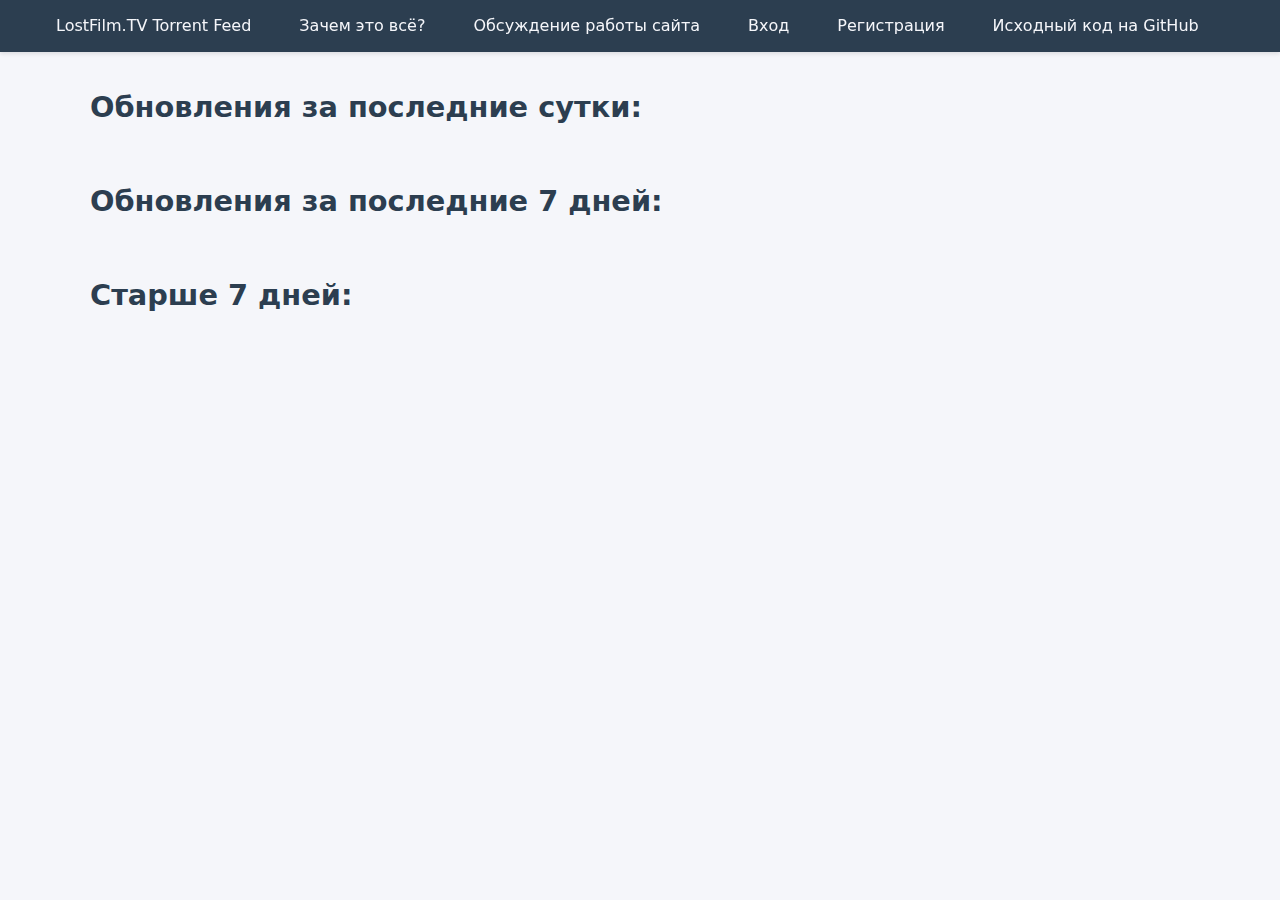
<file: LostFilmMonitoring.Web/index.html>
<!DOCTYPE html>
<html lang="ru">
    <head>
        <meta charset="UTF-8">
        <meta name="viewport" content="width=device-width, initial-scale=1.0">
        <title>LostFilm.tv RSS | Home</title>
        <meta name="description" content="Ваш персональный RSS для torrent клинета с сайта lostfilm.tv">
        <meta name="keywords" content="lostfilm, rss, torrent">
        <link rel="stylesheet" href="style.css" type="text/css" media="all">
        <link rel="icon" type="image/x-icon" href="favicon.ico">
        <link rel="stylesheet" href="https://cdnjs.cloudflare.com/ajax/libs/font-awesome/6.5.1/css/all.min.css">
    </head>
    <body>
        <header class="top-bar">
            <nav class="menu">
                <a href="index.html" class="brand">LostFilm.TV Torrent Feed</a>
                <a href="about.html">Зачем это всё?</a>
                <a href="https://github.com/lAnubisl/LostFilmTorrentsFeed/discussions" target="_blank" class="highlight">Обсуждение работы сайта</a>
                <a href="mysubscription.html" id="my-subscription-link">Моя подписка</a>
                <a href="signin.html" id="sign-in-link">Вход</a>
                <a href="register.html" id="sign-up-link">Регистрация</a>        
                <a href="https://github.com/lAnubisl/LostFilmTorrentsFeed">Исходный код на GitHub</a>
            </nav>
        </header>
        <a href="javascript:saveChanges()" id="fixed-save-changes-link" class="fixed-save-button" title="Сохранить изменения"><i class="fas fa-save"></i></a>
        <div class="selection-counters">
            <div id="counter-sd" class="counter-display" title="SD Count"><span>SD</span><span class="counter-value">0</span></div>
            <div id="counter-1080" class="counter-display" title="1080 Count"><span>1080</span><span class="counter-value">0</span></div>
            <div id="counter-mp4" class="counter-display" title="MP4 Count"><span>MP4</span><span class="counter-value">0</span></div>
        </div>
        <main class="content">
            <section class="series-group">
                <h2 class="series-group-title">Обновления за последние сутки:</h2>
                <div id="series-group-items-24-hours"></div>
            </section>
            <section class="series-group">
                <h2 class="series-group-title">Обновления за последние 7 дней:</h2>
                <div id="series-group-items-7-days"></div>
            </section>
            <section class="series-group">
                <h2 class="series-group-title">Старше 7 дней:</h2>
                <div id="series-group-items-older"></div>
            </section>
        </main>
        <script type="text/javascript" src="config.js"></script>
        <script type="text/javascript" src="script.js"></script>
        <script>
            document.addEventListener('DOMContentLoaded', function() {
                initMenu();
                loadItems();
            });
        </script>
    </body>
</html>
</file>
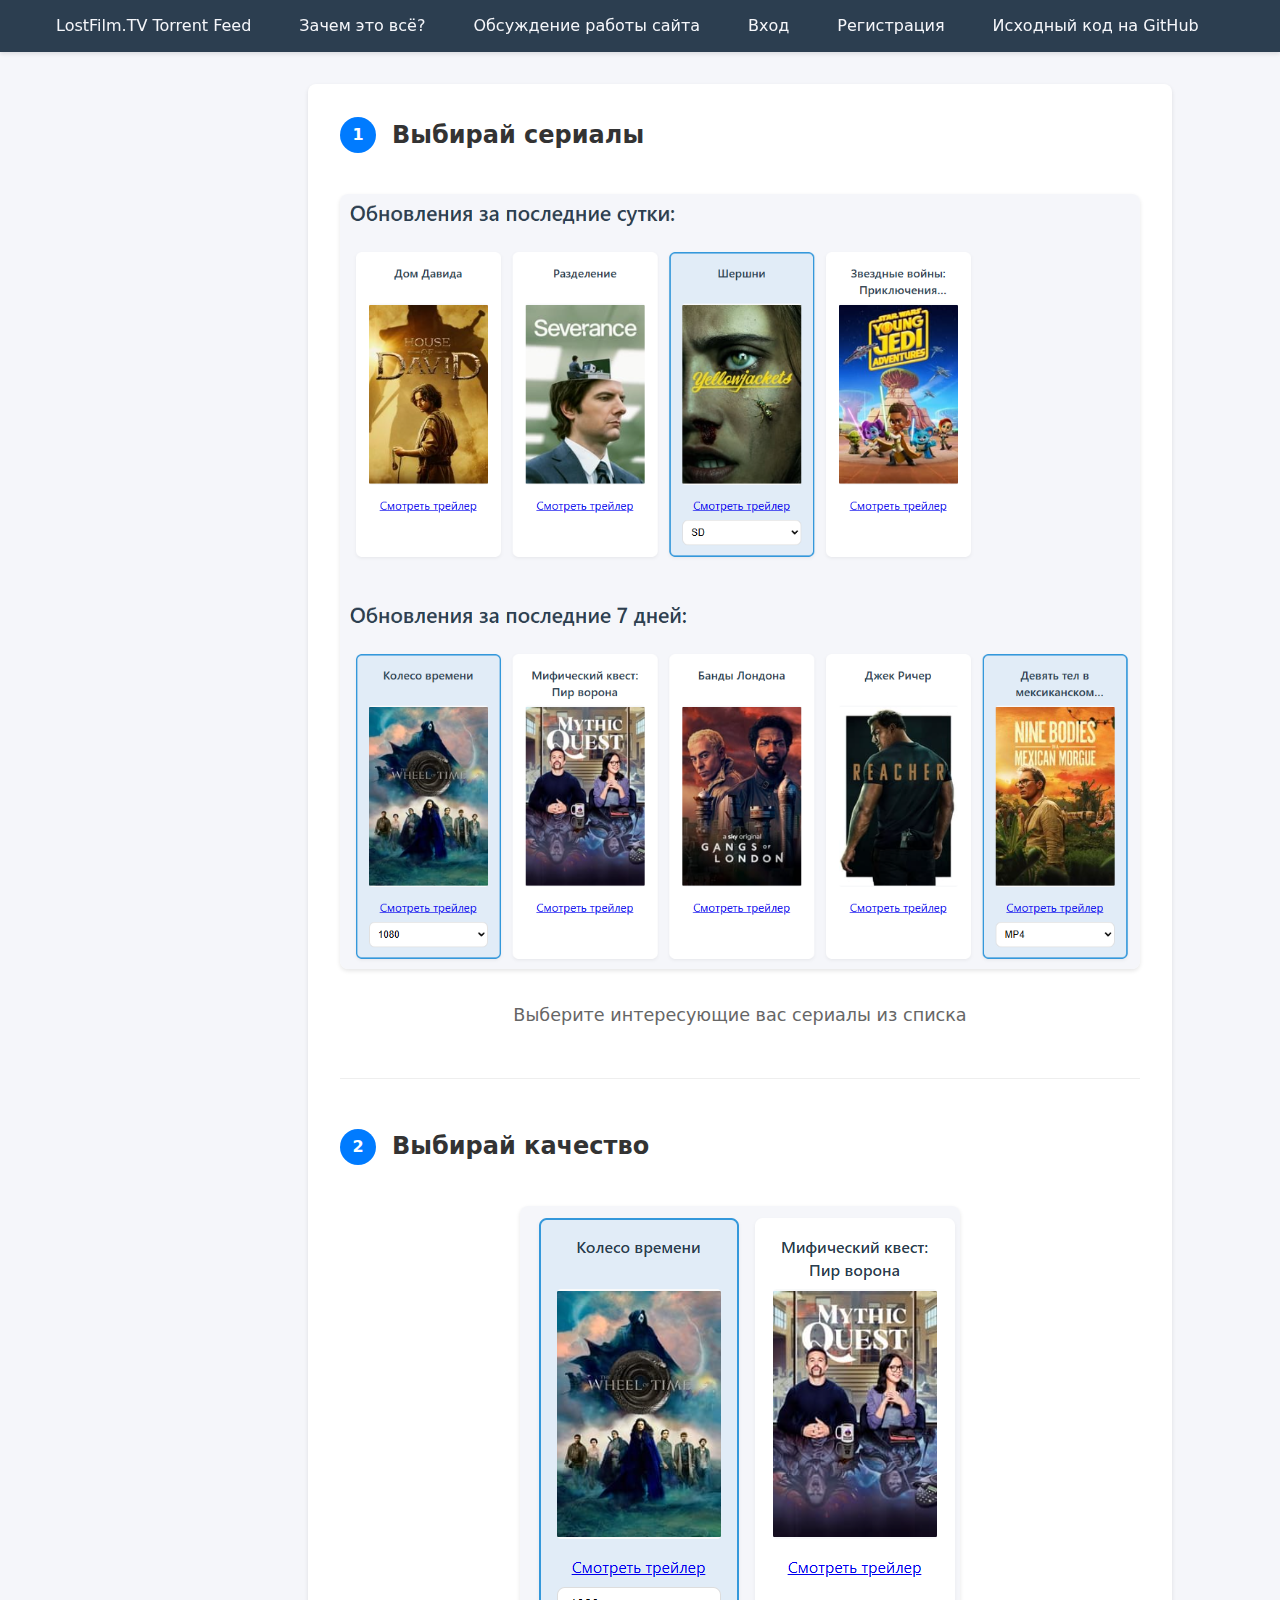
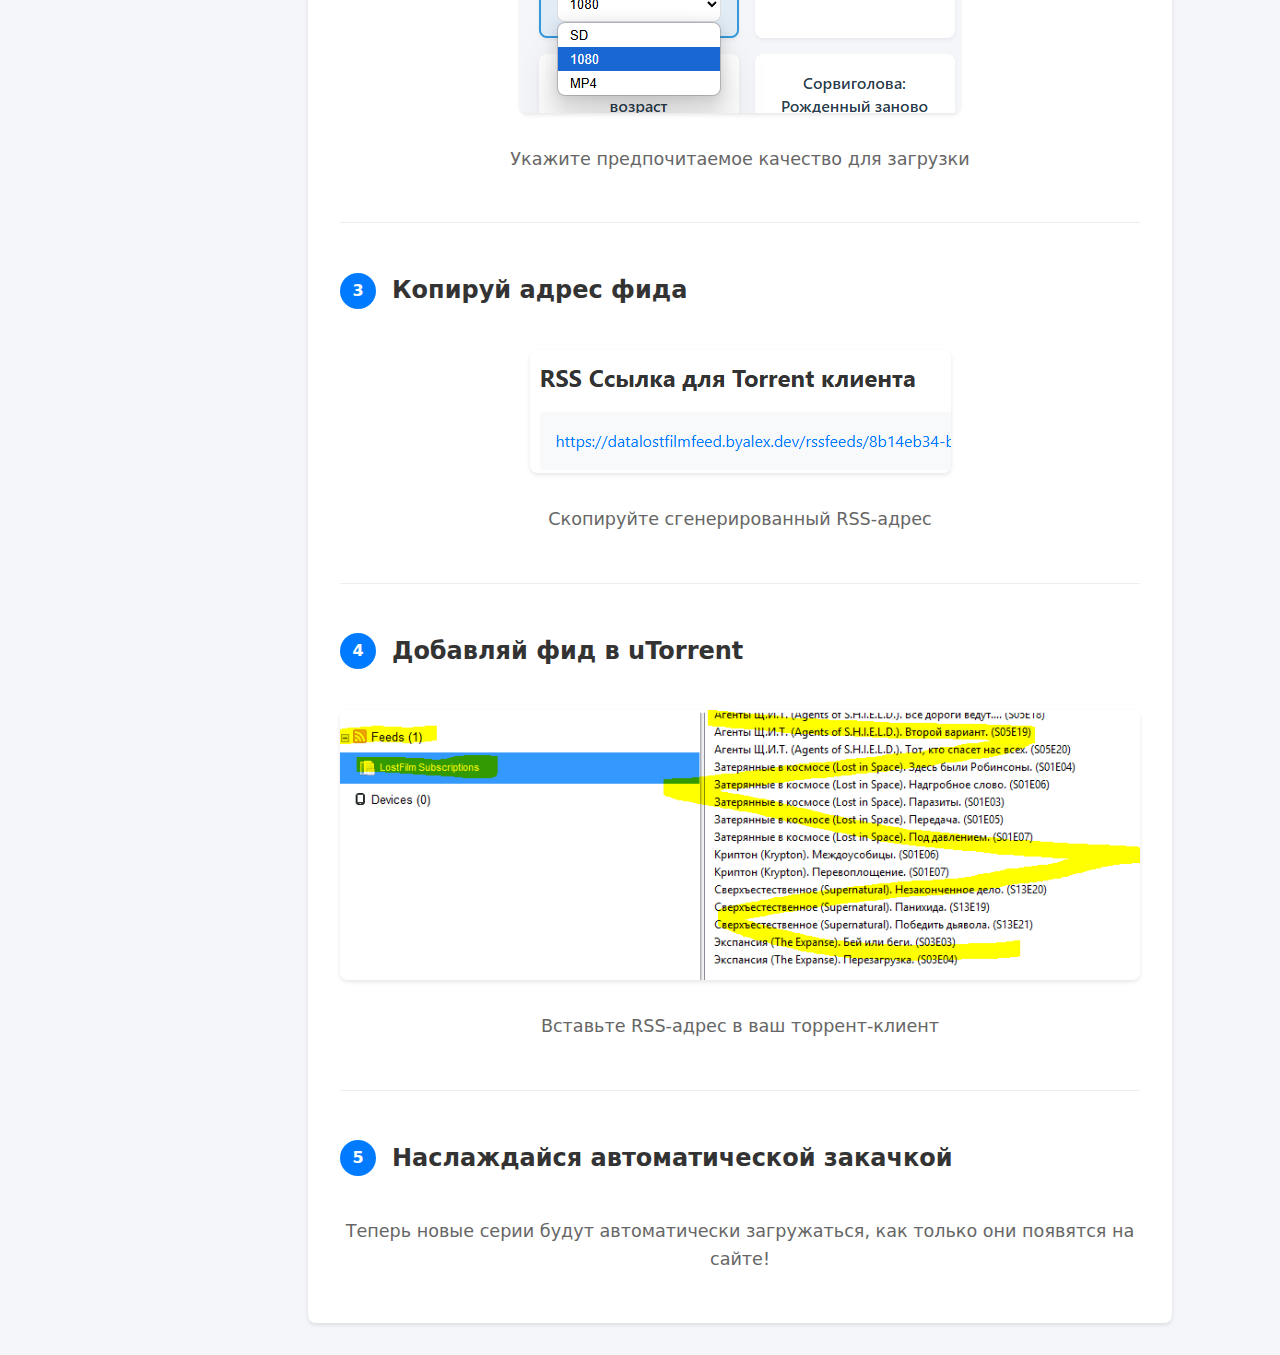
<file: LostFilmMonitoring.Web/about.html>
<!DOCTYPE html>
<html lang="ru">
    <head>
        <meta charset="UTF-8">
        <meta name="viewport" content="width=device-width, initial-scale=1.0">
		<title>LostFilm.tv RSS | About</title>
		<meta name="description" content="Ваш персональный RSS для torrent клинета с сайта lostfilm.tv">
  		<meta name="keywords" content="lostfilm, rss, torrent">
        <meta name="viewport" content="width=device-width, initial-scale=1.0">
        <link rel="stylesheet" href="style.css" type="text/css" media="all">
    </head>
    <body>
        <div class="top-bar">
            <div class="menu">
                <a href="index.html">LostFilm.TV Torrent Feed</a>
                <a href="about.html">Зачем это всё?</a>
                <a href="https://github.com/lAnubisl/LostFilmTorrentsFeed/discussions" target="_blank">Обсуждение работы сайта</a>
                <a href="mysubscription.html" id="my-subscription-link">Моя подписка</a>
                <a href="signin.html" id="sign-in-link">Вход</a>
                <a href="register.html" id="sign-up-link">Регистрация</a>        
                <a href="https://github.com/lAnubisl/LostFilmTorrentsFeed">Исходный код на GitHub</a>
            </div>
        </div>
        <div class="content">
            <div class="about-container">
                <div class="step">
                    <div class="step-title">
                        <div class="step-number">1</div>
                        <h2 class="step-heading">Выбирай сериалы</h2>
                    </div>
                    <div class="step-content">
                        <img src="images/f0.png" alt="Выбор сериалов" class="step-image">
                        <p class="step-description">Выберите интересующие вас сериалы из списка</p>
                    </div>
                </div>

                <div class="step">
                    <div class="step-title">
                        <div class="step-number">2</div>
                        <h2 class="step-heading">Выбирай качество</h2>
                    </div>
                    <div class="step-content">
                        <img src="images/f1.png" alt="Выбор качества" class="step-image">
                        <p class="step-description">Укажите предпочитаемое качество для загрузки</p>
                    </div>
                </div>

                <div class="step">
                    <div class="step-title">
                        <div class="step-number">3</div>
                        <h2 class="step-heading">Копируй адрес фида</h2>
                    </div>
                    <div class="step-content">
                        <img src="images/f2.png" alt="Копирование адреса фида" class="step-image">
                        <p class="step-description">Скопируйте сгенерированный RSS-адрес</p>
                    </div>
                </div>

                <div class="step">
                    <div class="step-title">
                        <div class="step-number">4</div>
                        <h2 class="step-heading">Добавляй фид в uTorrent</h2>
                    </div>
                    <div class="step-content">
                        <img src="images/f3.png" alt="Добавление в uTorrent" class="step-image">
                        <p class="step-description">Вставьте RSS-адрес в ваш торрент-клиент</p>
                    </div>
                </div>

                <div class="step">
                    <div class="step-title">
                        <div class="step-number">5</div>
                        <h2 class="step-heading">Наслаждайся автоматической закачкой</h2>
                    </div>
                    <div class="step-content">
                        <p class="step-description">Теперь новые серии будут автоматически загружаться, как только они появятся на сайте!</p>
                    </div>
                </div>
            </div>
        </div>

        <script type="text/javascript" src="config.js"></script>
        <script type="text/javascript" src="script.js"></script>
        <script>
            document.addEventListener('DOMContentLoaded', function() {
                initMenu();
            });
        </script>
    </body>
</html>
</file>
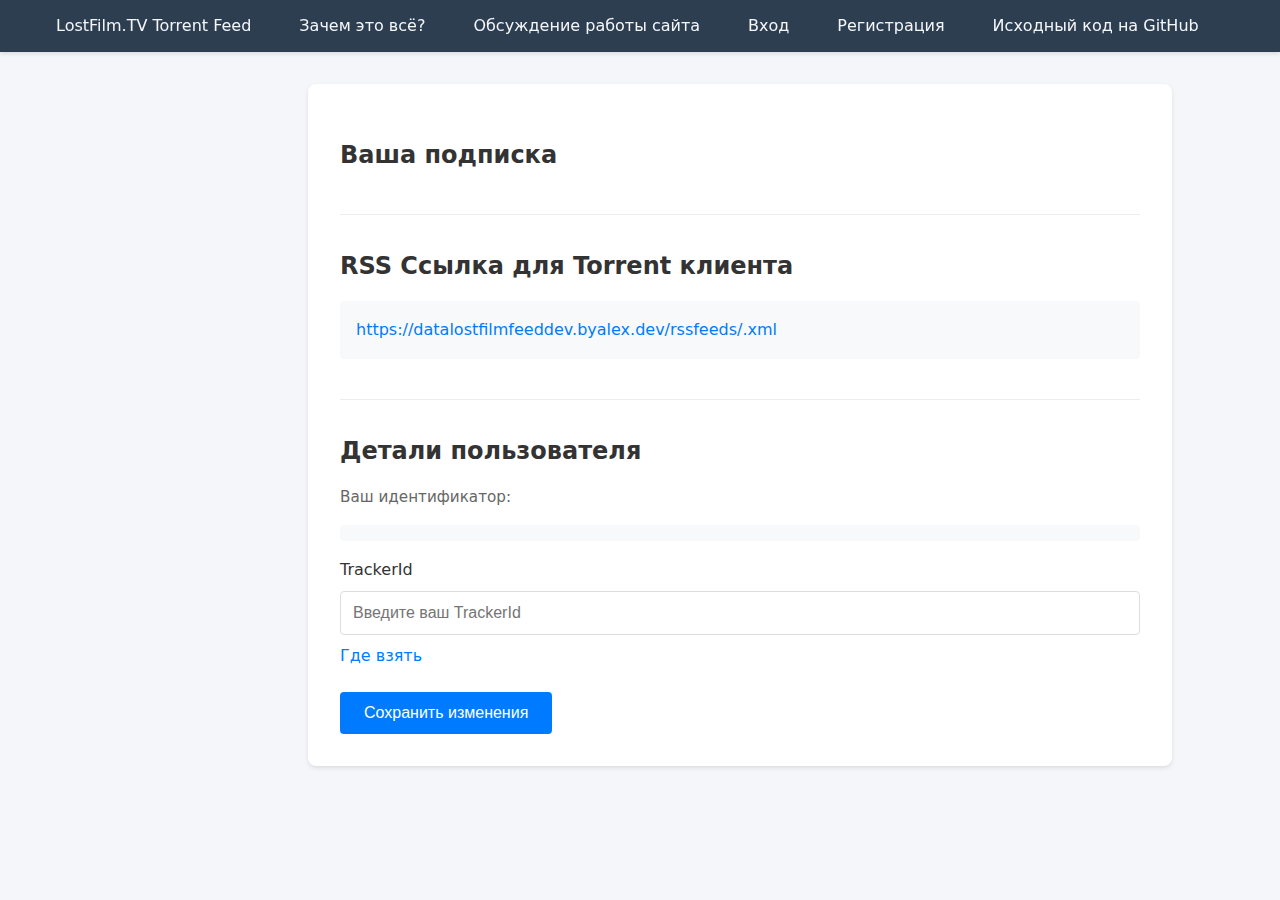
<file: LostFilmMonitoring.Web/mysubscription.html>
<!DOCTYPE html>
<html lang="ru">
    <head>
        <meta charset="UTF-8">
        <meta name="viewport" content="width=device-width, initial-scale=1.0">
		<title>LostFilm.tv RSS | My Subscription</title>
		<meta name="description" content="Ваш персональный RSS для torrent клинета с сайта lostfilm.tv">
  		<meta name="keywords" content="lostfilm, rss, torrent">
        <link rel="stylesheet" href="style.css" type="text/css" media="all">
        <link rel="icon" type="image/x-icon" href="favicon.ico">
    </head>
    <body>
        <div class="top-bar">
            <div class="menu">
                <a href="index.html">LostFilm.TV Torrent Feed</a>
                <a href="about.html">Зачем это всё?</a>
                <a href="https://github.com/lAnubisl/LostFilmTorrentsFeed/discussions" target="_blank">Обсуждение работы сайта</a>
                <a href="mysubscription.html" id="my-subscription-link">Моя подписка</a>
                <a href="signin.html" id="sign-in-link">Вход</a>
                <a href="register.html" id="sign-up-link">Регистрация</a>        
                <a href="https://github.com/lAnubisl/LostFilmTorrentsFeed">Исходный код на GitHub</a>
            </div>
        </div>
        <div class="content">      
            <div class="subscription-container">
                <div class="section">
                    <h2 class="section-title">Ваша подписка</h2>
                    <div id="rssItems"></div>
                </div>

                <div class="section">
                    <h2 class="section-title">RSS Ссылка для Torrent клиента</h2>
                    <a target="_blank" id="rssLink" class="rss-link"></a>
                </div>

                <div class="section">
                    <h2 class="section-title">Детали пользователя</h2>
                    <div class="info-text">Ваш идентификатор:</div>
                    <span id="userIdSpan"></span>
                    
                    <div class="form-group">
                        <label for="TrackerId">TrackerId</label>
                        <input id="TrackerId" name="TrackerId" type="text" placeholder="Введите ваш TrackerId">
                        <a href="trackerId.html" target="_blank" class="tracker-help">Где взять</a>
                    </div>
                    <button class="save-btn" onclick="register()">Сохранить изменения</button>
                </div>
            </div>
        </div>

        <script type="text/javascript" src="config.js"></script>
        <script type="text/javascript" src="script.js"></script>
        <script>
            document.addEventListener('DOMContentLoaded', function() {
                initMenu();
                initMySubscriptionPage();
            });
        </script>
    </body>
</html>
</file>
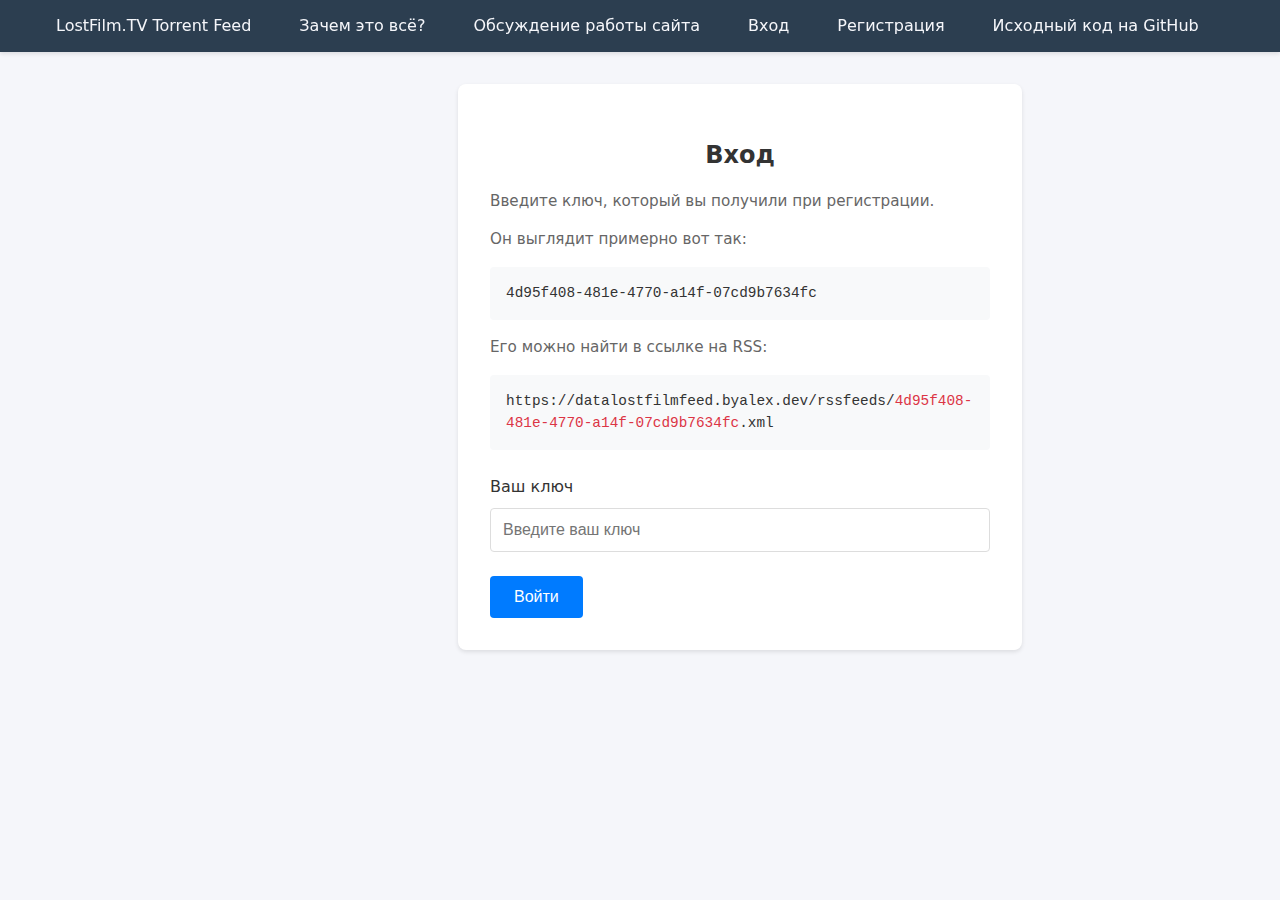
<file: LostFilmMonitoring.Web/signin.html>
<!DOCTYPE html>
<html lang="ru">
    <head>
        <meta charset="UTF-8">
        <meta name="viewport" content="width=device-width, initial-scale=1.0">
		<title>LostFilm.tv RSS | SignIn</title>
		<meta name="description" content="Ваш персональный RSS для torrent клинета с сайта lostfilm.tv">
  		<meta name="keywords" content="lostfilm, rss, torrent">
        <link rel="stylesheet" href="style.css" type="text/css" media="all">
        <link rel="icon" type="image/x-icon" href="favicon.ico">
    </head>
    <body>
        <div class="top-bar">
            <div class="menu">
                <a href="index.html">LostFilm.TV Torrent Feed</a>
                <a href="about.html">Зачем это всё?</a>
                <a href="https://github.com/lAnubisl/LostFilmTorrentsFeed/discussions" target="_blank">Обсуждение работы сайта</a>
                <a href="mysubscription.html" id="my-subscription-link">Моя подписка</a>
                <a href="signin.html" id="sign-in-link">Вход</a>
                <a href="register.html" id="sign-up-link">Регистрация</a>        
                <a href="https://github.com/lAnubisl/LostFilmTorrentsFeed">Исходный код на GitHub</a>
            </div>
        </div>
        <div class="content">
            <div class="signin-container">
                <h2 class="page-title">Вход</h2>
                <div class="help-text">
                    <p>Введите ключ, который вы получили при регистрации.</p>
                    <p>Он выглядит примерно вот так:</p>
                    <div class="key-example">4d95f408-481e-4770-a14f-07cd9b7634fc</div>
                    <p>Его можно найти в ссылке на RSS:</p>
                    <div class="key-example">
                        https://datalostfilmfeed.byalex.dev/rssfeeds/<span class="highlight">4d95f408-481e-4770-a14f-07cd9b7634fc</span>.xml
                    </div>
                </div>
                <div class="form-group">
                    <label for="userId">Ваш ключ</label>
                    <input id="userId" type="text" placeholder="Введите ваш ключ">
                </div>
                <button class="signin-btn" onclick="signIn()">Войти</button>
            </div>
        </div>
        <script type="text/javascript" src="config.js"></script>
        <script type="text/javascript" src="script.js"></script>
        <script>
            document.addEventListener('DOMContentLoaded', function() {
                initMenu();
            });
        </script>
    </body>
</html>
</file>
<file: LostFilmMonitoring.Web/style.css>
:root {
    --primary-color: #2c3e50;
    --secondary-color: #3498db;
    --accent-color: #edff00;
    --text-color: #2c3e50;
    --light-text: #f5f6fa;
    --background-color: #f5f6fa;
    --card-background: #ffffff;
    --border-radius: 8px;
    --transition-speed: 0.3s;
}

body {
    font-family: 'Segoe UI', system-ui, -apple-system, sans-serif;
    margin: 0;
    padding: 0;
    background-color: var(--background-color);
    color: var(--text-color);
    line-height: 1.6;
}

.top-bar {
    background-color: var(--primary-color);
    color: var(--light-text);
    padding: 5px 0;
    box-shadow: 0 2px 4px rgba(0,0,0,0.1);
    position: sticky;
    top: 0;
    z-index: 1000;
}

.menu {
    max-width: 1200px;
    min-width: 1200px;
    margin: 0 auto;
    padding: 0 1rem;
    display: flex;
    flex-wrap: wrap;
    gap: 1rem;
    align-items: center;
}

.menu > a {
    color: var(--light-text);
    text-decoration: none;
    padding: 0.5rem 1rem;
    border-radius: var(--border-radius);
    transition: all var(--transition-speed) ease;
}

.menu > a:hover {
    color: white;
    background-color: rgba(255,255,255,0.1);
}

.menu > span {
    padding: 0.5rem 1rem;
    font-weight: 500;
    color: var(--accent-color);
    display: none;
}

.content {
    max-width: 1300px;
    min-width: 1300px;
    margin: 2rem auto;
    padding: 0 0 0 90px;
    position: relative;
}

.series-group {
    margin-bottom: 3rem;
}

/* Compact list view for older items */
#series-group-items-older .series-item {
    width: 100%;
    height: auto;
    padding: 0.75rem 1rem;
    margin: 0.25rem 0;
    display: flex;
    align-items: center;
    text-align: left;
    border-radius: var(--border-radius);
    box-sizing: border-box;
    border: 2px solid transparent;
}

#series-group-items-older .series-item img {
    display: none;
}

#series-group-items-older .series-title {
    flex: 1;
    height: 30px;
    margin: 0;
    padding: 0;
    -webkit-line-clamp: 1;
    font-size: 1.1rem;
    padding-top: 6px;
}

#series-group-items-older .series-item > select {
    margin: 0 0 0 1rem;
    width: auto;
    min-width: 120px;
}

#series-group-items-older .series-item > a {
    margin: 0 0 0 1rem;
}

#series-group-items-older .series-item-selected {
    background-color: rgba(52, 152, 219, 0.1);
    border-color: var(--secondary-color);
}

#series-group-items-older .series-item:hover {
    transform: none;
    background-color: rgba(52, 152, 219, 0.05);
}

.series-group-title {
    font-size: 1.8rem;
    color: var(--primary-color);
    margin-bottom: 1.5rem;
    font-weight: 600;
}

.series-item {
    background: var(--card-background);
    border-radius: var(--border-radius);
    box-shadow: 0 2px 4px rgba(0,0,0,0.05);
    transition: transform var(--transition-speed) ease, box-shadow var(--transition-speed) ease;
    margin: 0.5rem;
    padding: 1rem;
    width: 200px;
    height: 420px;
    display: inline-block;
    vertical-align: top;
    cursor: pointer;
    position: relative;
    overflow: hidden;
    text-align: center;
    box-sizing: border-box;
    border: 2px solid transparent;
}

.series-item img {
    width: 100%;
    height: 250px;
    object-fit: contain;
    border-radius: calc(var(--border-radius) - 4px);
    margin-bottom: 0.5rem;
    background-color: #f8f9fa;
}

.series-item:hover {
    transform: translateY(-5px);
    box-shadow: 0 4px 8px rgba(0,0,0,0.1);
}

.series-item > select {
    display: none;
    width: 100%;
    padding: 0.5rem;
    margin-top: 0.5rem;
    border: 1px solid #ddd;
    border-radius: var(--border-radius);
    background-color: white;
}

.series-item-selected {
    background-color: rgba(52, 152, 219, 0.1);
    border-color: var(--secondary-color);
}

.series-item-selected > select {
    display: block;
}

.series-title {
    font-size: 1rem;
    font-weight: 500;
    color: var(--text-color);
    margin-bottom: 0.5rem;
    line-height: 1.4;
    height: 2.8em;
    overflow: hidden;
    display: -webkit-box;
    -webkit-line-clamp: 2;
    -webkit-box-orient: vertical;
    padding: 0 0.5rem;
}

.fixed-save-button {
    position: fixed;
    left: max(20px, calc(50% - 650px - 20px)); /* Ensures button stays at least 20px from left edge */
    top: 10%;
    transform: translateY(-50%);
    z-index: 1001;
    background-color: var(--secondary-color);
    color: white;
    width: 48px;
    height: 48px;
    border-radius: 50%;
    text-decoration: none;
    box-shadow: 0 2px 4px rgba(0,0,0,0.2);
    transition: all var(--transition-speed) ease;
    display: none; /* Hide by default */
    align-items: center;
    justify-content: center;
    font-size: 20px;
}

.fixed-save-button:hover {
    background-color: #2980b9;
    transform: translateY(-50%) translateX(2px);
    box-shadow: 0 4px 8px rgba(0,0,0,0.2);
}

/* Selection counters styling */
.selection-counters {
    position: fixed;
    left: max(20px, calc(50% - 650px - 20px));
    top: calc(10% + 60px); /* Position below the save button */
    z-index: 1000;
    display: none; /* Hide by default, just like the save button */
    flex-direction: column;
    gap: 10px;
}

.counter-display {
    width: 48px;
    height: 48px;
    border-radius: 4px; /* Square with slightly rounded corners */
    display: flex;
    flex-direction: column;
    align-items: center;
    justify-content: center;
    box-shadow: 0 2px 4px rgba(0,0,0,0.2);
    font-size: 12px;
    line-height: 1;
    color: white;
}

/* Different colors for each counter */
#counter-sd {
    background-color: #e74c3c; /* Red */
}

#counter-1080 {
    background-color: #2ecc71; /* Green */
}

#counter-mp4 {
    background-color: #9b59b6; /* Purple */
}

.counter-display span {
    display: block;
    text-align: center;
}

.counter-value {
    font-weight: bold;
    font-size: 16px;
    margin-top: 2px;
}

#rssItems > div > span {
    margin-right: 1rem;
    color: var(--text-color);
}

/* Signin page styles */
.signin-container {
    max-width: 500px;
    margin: 2rem auto;
    padding: 2rem;
    background: #fff;
    border-radius: 8px;
    box-shadow: 0 2px 4px rgba(0, 0, 0, 0.1);
}

.form-group {
    margin-bottom: 1.5rem;
}

.form-group label {
    display: block;
    margin-bottom: 0.5rem;
    font-weight: 500;
    color: #333;
}

.form-group input {
    box-sizing: border-box;
    width: 100%;
    padding: 0.75rem;
    border: 1px solid #ddd;
    border-radius: 4px;
    font-size: 1rem;
    transition: border-color 0.2s;
}

.form-group input:focus {
    border-color: #007bff;
    outline: none;
    box-shadow: 0 0 0 2px rgba(0, 123, 255, 0.25);
}

.signin-btn {
    display: inline-block;
    padding: 0.75rem 1.5rem;
    background-color: #007bff;
    color: white;
    border: none;
    border-radius: 4px;
    font-size: 1rem;
    cursor: pointer;
    transition: background-color 0.2s;
}

.signin-btn:hover {
    background-color: #0056b3;
}

.page-title {
    text-align: center;
    color: #333;
    margin-bottom: 1rem;
}

.help-text {
    color: #666;
    margin-bottom: 1.5rem;
    font-size: 0.95rem;
    line-height: 1.5;
}

.key-example {
    background: #f8f9fa;
    padding: 1rem;
    border-radius: 4px;
    margin: 1rem 0;
    font-family: monospace;
    font-size: 0.9rem;
    color: #333;
}

.highlight {
    color: #dc3545;
    font-weight: 500;
}

/* Menu link styles */
.menu > a[style*="color: white"] {
    color: white !important;
}

.menu > a[style*="color:yellow"] {
    color: yellow !important;
}

/* Display styles */
#my-subscription-link,
#sign-in-link,
#sign-up-link {
    display: none;
}

/* Register page styles */
.register-container {
    max-width: 500px;
    margin: 2rem auto;
    padding: 2rem;
    background: #fff;
    border-radius: 8px;
    box-shadow: 0 2px 4px rgba(0, 0, 0, 0.1);
}

.tracker-help {
    display: inline-block;
    margin-top: 0.5rem;
    color: #007bff;
    text-decoration: none;
}

.tracker-help:hover {
    text-decoration: underline;
}

.register-btn {
    display: inline-block;
    padding: 0.75rem 1.5rem;
    background-color: #007bff;
    color: white;
    border: none;
    border-radius: 4px;
    font-size: 1rem;
    cursor: pointer;
    transition: background-color 0.2s;
}

.register-btn:hover {
    background-color: #0056b3;
}

/* Subscription page styles */
.subscription-container {
    max-width: 800px;
    margin: 2rem auto;
    padding: 2rem;
    background: #fff;
    border-radius: 8px;
    box-shadow: 0 2px 4px rgba(0, 0, 0, 0.1);
}

.section {
    margin-bottom: 2rem;
    padding-bottom: 1.5rem;
    border-bottom: 1px solid #eee;
}

.section:last-child {
    margin-bottom: 0;
    padding-bottom: 0;
    border-bottom: none;
}

.section-title {
    color: #333;
    margin-bottom: 1rem;
    font-size: 1.5rem;
}

.save-btn {
    display: inline-block;
    padding: 0.75rem 1.5rem;
    background-color: #007bff;
    color: white;
    border: none;
    border-radius: 4px;
    font-size: 1rem;
    cursor: pointer;
    transition: background-color 0.2s;
}

.save-btn:hover {
    background-color: #0056b3;
}

.rss-link {
    display: block;
    padding: 1rem;
    background: #f8f9fa;
    border-radius: 4px;
    color: #007bff;
    text-decoration: none;
    word-break: break-all;
    margin-bottom: 1rem;
}

.rss-link:hover {
    background: #e9ecef;
}

#rssItems {
    margin-top: 1rem;
}

#userIdSpan {
    display: block;
    padding: 0.5rem;
    background: #f8f9fa;
    border-radius: 4px;
    margin-bottom: 1rem;
    font-family: monospace;
}

.info-text {
    color: #666;
    margin-bottom: 1rem;
    font-size: 0.95rem;
    line-height: 1.5;
}

/* About page styles */
.about-container {
    max-width: 800px;
    margin: 2rem auto;
    padding: 2rem;
    background: #fff;
    border-radius: 8px;
    box-shadow: 0 2px 4px rgba(0, 0, 0, 0.1);
}

.step {
    margin-bottom: 3rem;
    padding-bottom: 2rem;
    border-bottom: 1px solid #eee;
}

.step:last-child {
    margin-bottom: 0;
    padding-bottom: 0;
    border-bottom: none;
}

.step-title {
    display: flex;
    align-items: center;
    margin-bottom: 1.5rem;
    color: #333;
}

.step-number {
    display: flex;
    align-items: center;
    justify-content: center;
    width: 36px;
    height: 36px;
    background-color: #007bff;
    color: white;
    border-radius: 50%;
    margin-right: 1rem;
    font-weight: bold;
}

.step-heading {
    margin: 0;
    font-size: 1.5rem;
    color: #333;
}

.step-content {
    display: flex;
    flex-direction: column;
    align-items: center;
}

.step-image {
    max-width: 100%;
    height: auto;
    border-radius: 8px;
    box-shadow: 0 2px 4px rgba(0, 0, 0, 0.1);
    margin: 1rem 0;
}

.step-description {
    color: #666;
    line-height: 1.6;
    margin-top: 1rem;
    text-align: center;
    font-size: 1.1rem;
}

@media (max-width: 600px) {
    .about-container {
        padding: 1rem;
        margin: 1rem;
    }

    .step {
        margin-bottom: 2rem;
        padding-bottom: 1.5rem;
    }

    .step-image {
        width: 100%;
        height: auto;
    }
}
</file>
